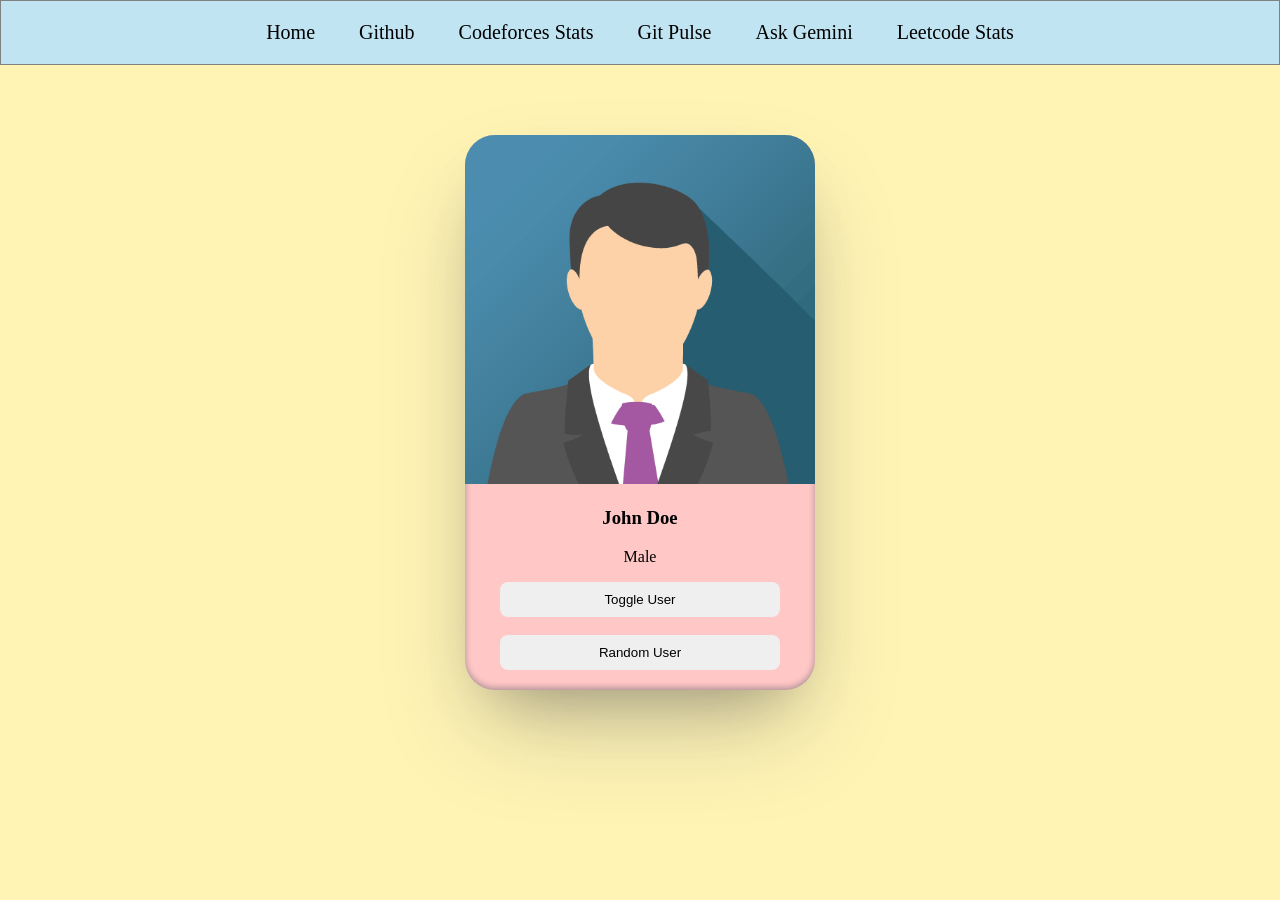
<file: target/classes/static/index.html>
<!DOCTYPE html>
<html lang="en">
<head>
    <meta charset="UTF-8">
    <meta name="viewport" content="width=device-width, initial-scale=1.0">
    <title>Auto Suggest</title>
    <link rel="stylesheet" href="index.css">
</head>
<body>
     <div class="navbar">
        <a href="">Home</a>
        <a href="https://github.com/">Github</a>
        <a href="codeforces-stats.html" target="_blank">Codeforces Stats</a>
        <a href="gitpulse.html" target="_blank">Git Pulse</a>
        <a href="ask-gemini.html" target="_blank">Ask Gemini</a>
        <a href="leetcode-stats.html" target="_blank">Leetcode Stats</a>
     </div>

     <div class="card">
        <img id="user-image" src="john.png" alt="image not found">
        <h3 id="user-name">John Doe</h3>
        <p id="user-gender">Male</p>
        <button onclick="toggleUser()">Toggle User</button>
        <br><br>
        <button onclick="randomUser()">Random User</button>
     </div>

    <script src="index.js"></script>
</body>
</html>
</file>
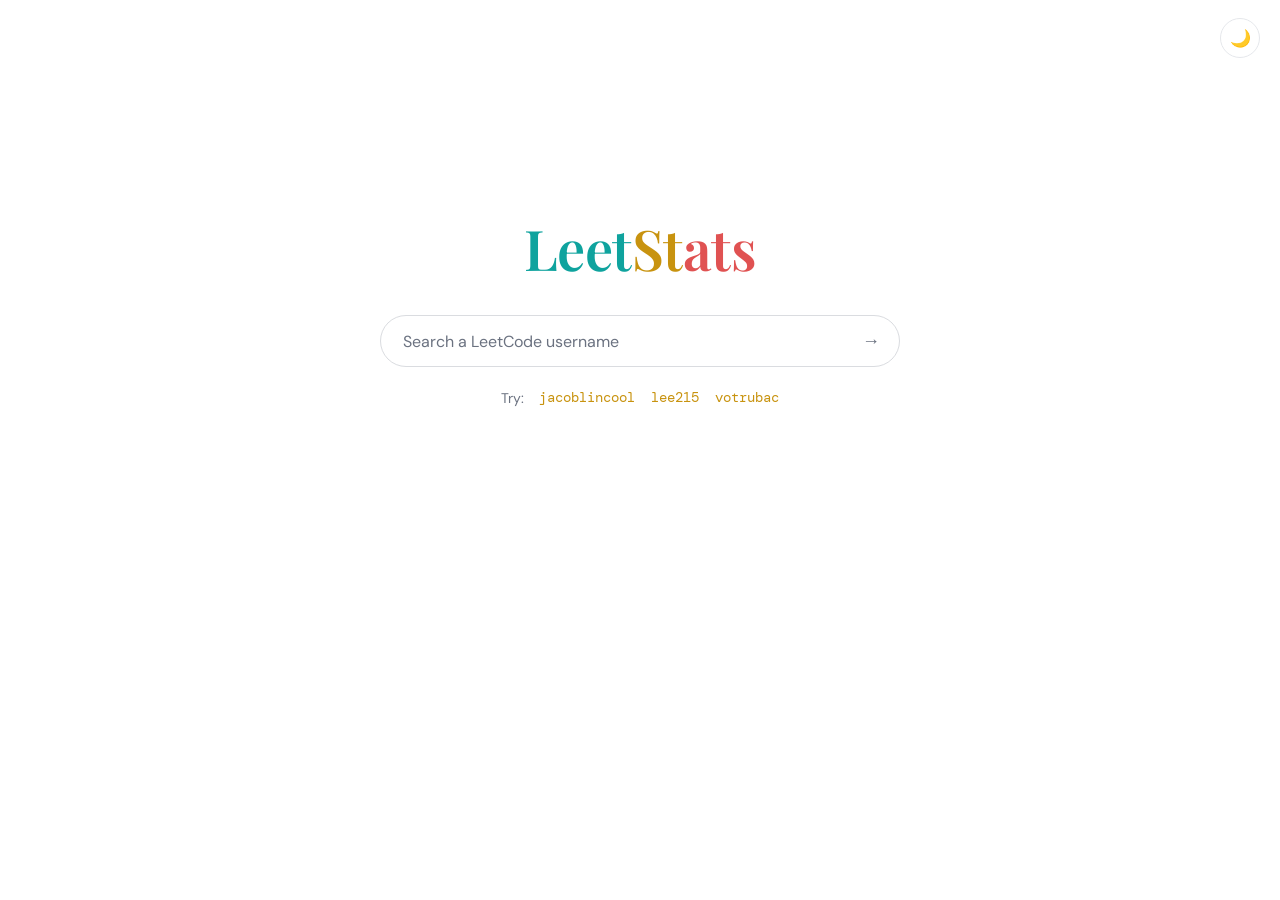
<file: target/classes/static/leetcode-stats.html>
<!DOCTYPE html>
<html lang="en" data-theme="light">
<head>
<meta charset="UTF-8">
<meta name="viewport" content="width=device-width, initial-scale=1.0">
<title>LeetStats</title>
<link rel="preconnect" href="https://fonts.googleapis.com">
<link rel="preconnect" href="https://fonts.gstatic.com" crossorigin>
<link href="https://fonts.googleapis.com/css2?family=Playfair+Display:wght@600&family=DM+Sans:wght@400;500;700&family=DM+Mono:wght@400;500&display=swap" rel="stylesheet">
<style>
  :root, [data-theme="light"] {
    --bg: #ffffff;
    --text: #1f2328;
    --muted: #6b7280;
    --line: #e5e7eb;
    --surface: #ffffff;
    --input-border: #dadce0;
    --input-shadow: rgba(32, 33, 36, 0.12);
    --track: #f0f1f3;
    --easy: #0fa39e;
    --medium: #c8930f;
    --hard: #e05252;
    --accent: #c8930f;
    --card-shadow: 0 1px 3px rgba(32, 33, 36, 0.08), 0 8px 28px rgba(32, 33, 36, 0.06);
  }
  [data-theme="dark"] {
    --bg: #0a0b0d;
    --text: #e9e7e2;
    --muted: #8b8f98;
    --line: rgba(255, 255, 255, 0.09);
    --surface: #121418;
    --input-border: rgba(255, 255, 255, 0.14);
    --input-shadow: rgba(0, 0, 0, 0.5);
    --track: rgba(255, 255, 255, 0.08);
    --easy: #3ddad7;
    --medium: #e3b341;
    --hard: #ff6b6b;
    --accent: #e3b341;
    --card-shadow: 0 20px 50px rgba(0, 0, 0, 0.45);
  }

  * { margin: 0; padding: 0; box-sizing: border-box; }

  html, body { height: 100%; }

  body {
    background: var(--bg);
    color: var(--text);
    font-family: "DM Sans", system-ui, sans-serif;
    display: flex;
    flex-direction: column;
    align-items: center;
    transition: background 0.25s, color 0.25s;
  }

  /* theme toggle, top right */
  .theme-toggle {
    position: fixed;
    top: 18px;
    right: 20px;
    width: 40px;
    height: 40px;
    border-radius: 50%;
    border: 1px solid var(--line);
    background: var(--surface);
    color: var(--text);
    font-size: 17px;
    cursor: pointer;
    display: flex;
    align-items: center;
    justify-content: center;
    transition: background 0.25s, border-color 0.25s, transform 0.15s;
    z-index: 10;
  }
  .theme-toggle:hover { transform: scale(1.06); }
  .theme-toggle:focus-visible { outline: 2px solid var(--accent); outline-offset: 2px; }

  main {
    width: 100%;
    max-width: 640px;
    padding: 0 24px 64px;
    display: flex;
    flex-direction: column;
    align-items: center;
    /* Google-style: sits a bit above vertical center when idle */
    margin-top: clamp(96px, 24vh, 210px);
    transition: margin-top 0.45s cubic-bezier(0.3, 0.8, 0.3, 1);
  }
  body.has-result main { margin-top: 72px; }

  .wordmark {
    font-family: "Playfair Display", serif;
    font-weight: 600;
    font-size: clamp(40px, 8vw, 56px);
    letter-spacing: -0.01em;
    margin-bottom: 30px;
    user-select: none;
  }
  .wordmark .l { color: var(--easy); }
  .wordmark .e { color: var(--medium); }
  .wordmark .t { color: var(--hard); }

  /* search */
  .search {
    width: 100%;
    max-width: 520px;
    display: flex;
    align-items: center;
    gap: 12px;
    background: var(--surface);
    border: 1px solid var(--input-border);
    border-radius: 999px;
    padding: 0 8px 0 22px;
    height: 52px;
    transition: box-shadow 0.2s, border-color 0.2s, background 0.25s;
  }
  .search:focus-within {
    box-shadow: 0 2px 10px var(--input-shadow);
    border-color: transparent;
  }
  [data-theme="dark"] .search:focus-within { border-color: var(--accent); box-shadow: none; }

  .search input {
    flex: 1;
    min-width: 0;
    border: none;
    outline: none;
    background: transparent;
    color: var(--text);
    font-family: "DM Mono", monospace;
    font-size: 16px;
  }
  .search input::placeholder { color: var(--muted); font-family: "DM Sans", sans-serif; }

  .search button {
    border: none;
    background: transparent;
    color: var(--muted);
    font-size: 18px;
    width: 40px;
    height: 40px;
    border-radius: 50%;
    cursor: pointer;
    display: flex;
    align-items: center;
    justify-content: center;
    transition: color 0.15s, background 0.15s;
  }
  .search button:hover { color: var(--accent); background: var(--track); }
  .search button:focus-visible { outline: 2px solid var(--accent); outline-offset: 1px; }
  .search button:disabled { opacity: 0.45; cursor: wait; }

  .try {
    margin-top: 20px;
    font-size: 14px;
    color: var(--muted);
    display: flex;
    gap: 14px;
    align-items: center;
    flex-wrap: wrap;
    justify-content: center;
  }
  .try button {
    background: none;
    border: none;
    padding: 2px 1px;
    color: var(--accent);
    font-family: "DM Mono", monospace;
    font-size: 13.5px;
    cursor: pointer;
    border-bottom: 1px dashed transparent;
    transition: border-color 0.15s;
  }
  .try button:hover { border-bottom-color: var(--accent); }
  .try button:focus-visible { outline: 2px solid var(--accent); outline-offset: 2px; }

  /* states */
  .loader {
    margin-top: 52px;
    width: 34px; height: 34px;
    border: 3px solid var(--track);
    border-top-color: var(--accent);
    border-radius: 50%;
    animation: spin 0.8s linear infinite;
  }
  @keyframes spin { to { transform: rotate(360deg); } }

  .error {
    margin-top: 44px;
    text-align: center;
    color: var(--muted);
    font-size: 14.5px;
    line-height: 1.6;
    max-width: 420px;
  }
  .error b { color: var(--hard); font-weight: 700; display: block; margin-bottom: 4px; }

  /* card */
  .card {
    width: 100%;
    margin-top: 44px;
    background: var(--surface);
    border: 1px solid var(--line);
    border-radius: 18px;
    padding: 30px 34px;
    box-shadow: var(--card-shadow);
    animation: rise 0.45s cubic-bezier(0.2, 0.7, 0.3, 1) both;
    transition: background 0.25s, border-color 0.25s;
  }
  @keyframes rise {
    from { opacity: 0; transform: translateY(14px); }
    to   { opacity: 1; transform: translateY(0); }
  }

  .card-head {
    display: flex;
    justify-content: space-between;
    align-items: baseline;
    gap: 10px;
    flex-wrap: wrap;
    margin-bottom: 26px;
  }
  .card-head a {
    font-family: "Playfair Display", serif;
    font-size: 23px;
    font-weight: 600;
    color: var(--text);
    text-decoration: none;
  }
  .card-head a:hover { color: var(--accent); }
  .card-head .rank {
    font-family: "DM Mono", monospace;
    font-size: 13px;
    color: var(--muted);
  }
  .card-head .rank b { color: var(--accent); font-weight: 500; }

  .card-body {
    display: grid;
    grid-template-columns: 168px 1fr;
    gap: 34px;
    align-items: center;
  }

  .ring-wrap { position: relative; width: 168px; height: 168px; margin: 0 auto; }
  .ring-wrap svg { transform: rotate(-90deg); display: block; }
  .ring-track { fill: none; stroke: var(--track); stroke-width: 9; }
  .ring-fill {
    fill: none;
    stroke: var(--accent);
    stroke-width: 9;
    stroke-linecap: round;
    transition: stroke-dashoffset 1.1s cubic-bezier(0.3, 0.8, 0.3, 1), stroke 0.25s;
  }
  .ring-center {
    position: absolute; inset: 0;
    display: flex; flex-direction: column;
    align-items: center; justify-content: center;
  }
  .ring-center .big {
    font-family: "DM Mono", monospace;
    font-size: 36px;
    line-height: 1;
  }
  .ring-center .small {
    color: var(--muted);
    font-size: 11.5px;
    margin-top: 6px;
    letter-spacing: 0.06em;
    text-transform: uppercase;
  }

  .bars { display: flex; flex-direction: column; gap: 18px; }
  .bar-top {
    display: flex;
    justify-content: space-between;
    align-items: baseline;
    margin-bottom: 7px;
  }
  .bar-top .label {
    font-size: 12.5px;
    font-weight: 700;
    letter-spacing: 0.09em;
    text-transform: uppercase;
  }
  .bar-top .nums {
    font-family: "DM Mono", monospace;
    font-size: 13px;
    color: var(--muted);
  }
  .bar-top .nums b { color: var(--text); font-weight: 500; }
  .bar-track { height: 7px; border-radius: 99px; background: var(--track); overflow: hidden; }
  .bar-fill { height: 100%; width: 0; border-radius: 99px; transition: width 1.1s cubic-bezier(0.3, 0.8, 0.3, 1); }
  .easy   .label { color: var(--easy); }   .easy   .bar-fill { background: var(--easy); }
  .medium .label { color: var(--medium); } .medium .bar-fill { background: var(--medium); }
  .hard   .label { color: var(--hard); }   .hard   .bar-fill { background: var(--hard); }

  .hidden { display: none !important; }

  @media (max-width: 540px) {
    .card { padding: 24px 20px; }
    .card-body { grid-template-columns: 1fr; gap: 26px; }
  }

  @media (prefers-reduced-motion: reduce) {
    * { animation: none !important; transition: none !important; }
  }
</style>
</head>
<body>
  <button class="theme-toggle" id="theme-toggle" aria-label="Switch theme" title="Switch theme">🌙</button>

  <main>
    <h1 class="wordmark"><span class="l">Leet</span><span class="e">St</span><span class="t">ats</span></h1>

    <div class="search">
      <input id="username" type="text" placeholder="Search a LeetCode username" autocomplete="off" spellcheck="false" aria-label="LeetCode username">
      <button id="go" aria-label="Fetch stats" title="Fetch stats">→</button>
    </div>

    <div class="try">
      <span>Try:</span>
      <button data-u="jacoblincool">jacoblincool</button>
      <button data-u="lee215">lee215</button>
      <button data-u="votrubac">votrubac</button>
    </div>

    <div id="loading" class="loader hidden" role="status" aria-label="Loading"></div>

    <div id="error" class="error hidden" role="alert">
      <b>Couldn't fetch that profile</b>
      <span id="error-msg"></span>
    </div>

    <section id="card" class="card hidden" aria-live="polite">
      <div class="card-head">
        <a id="profile-link" href="#" target="_blank" rel="noopener"></a>
        <span class="rank">Rank <b id="ranking">—</b></span>
      </div>
      <div class="card-body">
        <div class="ring-wrap">
          <svg width="168" height="168" viewBox="0 0 168 168" aria-hidden="true">
            <circle class="ring-track" cx="84" cy="84" r="74"></circle>
            <circle class="ring-fill" id="ring" cx="84" cy="84" r="74"></circle>
          </svg>
          <div class="ring-center">
            <div class="big" id="total-solved">0</div>
            <div class="small" id="total-label">solved</div>
          </div>
        </div>
        <div class="bars">
          <div class="bar-row easy">
            <div class="bar-top"><span class="label">Easy</span>
              <span class="nums"><b id="easy-solved">0</b> / <span id="easy-total">0</span></span></div>
            <div class="bar-track"><div class="bar-fill" id="easy-bar"></div></div>
          </div>
          <div class="bar-row medium">
            <div class="bar-top"><span class="label">Medium</span>
              <span class="nums"><b id="medium-solved">0</b> / <span id="medium-total">0</span></span></div>
            <div class="bar-track"><div class="bar-fill" id="medium-bar"></div></div>
          </div>
          <div class="bar-row hard">
            <div class="bar-top"><span class="label">Hard</span>
              <span class="nums"><b id="hard-solved">0</b> / <span id="hard-total">0</span></span></div>
            <div class="bar-track"><div class="bar-fill" id="hard-bar"></div></div>
          </div>
        </div>
      </div>
    </section>
  </main>

<script>
(function () {
  "use strict";

  /* ---------- theme ---------- */
  var root = document.documentElement;
  var toggle = document.getElementById("theme-toggle");
  var prefersDark = window.matchMedia("(prefers-color-scheme: dark)").matches;
  setTheme(prefersDark ? "dark" : "light");

  function setTheme(t) {
    root.setAttribute("data-theme", t);
    toggle.textContent = t === "dark" ? "☀️" : "🌙";
  }
  toggle.addEventListener("click", function () {
    setTheme(root.getAttribute("data-theme") === "dark" ? "light" : "dark");
  });

  /* ---------- elements ---------- */
  var input = document.getElementById("username");
  var goBtn = document.getElementById("go");
  var loadingEl = document.getElementById("loading");
  var errorEl = document.getElementById("error");
  var errorMsg = document.getElementById("error-msg");
  var cardEl = document.getElementById("card");

  var RING_R = 74;
  var RING_C = 2 * Math.PI * RING_R;
  var ring = document.getElementById("ring");
  ring.setAttribute("stroke-dasharray", RING_C);
  ring.setAttribute("stroke-dashoffset", RING_C);

  /* ---------- data sources (tried in order) ---------- */
  var SOURCES = [
    {
      url: function (u) { return "https://leetcode-api-faisalshohag.vercel.app/" + encodeURIComponent(u); },
      parse: function (d) {
        if (!d || d.errors || d.totalSolved === undefined) return null;
        return pick(d);
      }
    },
    {
      url: function (u) { return "https://alfa-leetcode-api.onrender.com/userProfile/" + encodeURIComponent(u); },
      parse: function (d) {
        if (!d || d.errors || d.totalSolved === undefined) return null;
        return pick(d);
      }
    },
    {
      url: function (u) { return "https://leetcode-stats-api.herokuapp.com/" + encodeURIComponent(u); },
      parse: function (d) {
        if (!d || d.status !== "success") return null;
        return pick(d);
      }
    }
  ];

  function pick(d) {
    return {
      totalSolved: d.totalSolved, totalQuestions: d.totalQuestions,
      easySolved: d.easySolved, totalEasy: d.totalEasy,
      mediumSolved: d.mediumSolved, totalMedium: d.totalMedium,
      hardSolved: d.hardSolved, totalHard: d.totalHard,
      ranking: d.ranking
    };
  }

  function fetchWithTimeout(url, ms) {
    var ctrl = new AbortController();
    var t = setTimeout(function () { ctrl.abort(); }, ms);
    return fetch(url, { signal: ctrl.signal })
      .then(function (r) { return r.json(); })
      .finally(function () { clearTimeout(t); });
  }

  function fetchStats(username) {
    var i = 0;
    function tryNext() {
      if (i >= SOURCES.length) return Promise.reject(new Error("all sources failed"));
      var src = SOURCES[i++];
      return fetchWithTimeout(src.url(username), 12000)
        .then(function (json) {
          var parsed = src.parse(json);
          return parsed || tryNext();
        })
        .catch(function () { return tryNext(); });
    }
    return tryNext();
  }

  /* ---------- rendering ---------- */
  function fmt(n) {
    if (n === null || n === undefined || isNaN(n)) return "—";
    return Number(n).toLocaleString("en-US");
  }

  function countUp(el, target, ms) {
    var reduce = window.matchMedia("(prefers-reduced-motion: reduce)").matches;
    if (reduce || !target) { el.textContent = fmt(target || 0); return; }
    var start = performance.now();
    (function step(now) {
      var p = Math.min(((now || performance.now()) - start) / ms, 1);
      var eased = 1 - Math.pow(1 - p, 3);
      el.textContent = fmt(Math.round(target * eased));
      if (p < 1) requestAnimationFrame(step);
    })();
  }

  function setBar(id, solved, total) {
    var pct = total > 0 ? (solved / total) * 100 : 0;
    document.getElementById(id).style.width = Math.max(pct, solved > 0 ? 2 : 0) + "%";
  }

  function render(username, s) {
    var link = document.getElementById("profile-link");
    link.textContent = username;
    link.href = "https://leetcode.com/u/" + encodeURIComponent(username) + "/";

    document.getElementById("ranking").textContent = "#" + fmt(s.ranking);
    document.getElementById("total-label").textContent = "of " + fmt(s.totalQuestions);
    document.getElementById("easy-solved").textContent = fmt(s.easySolved);
    document.getElementById("easy-total").textContent = fmt(s.totalEasy);
    document.getElementById("medium-solved").textContent = fmt(s.mediumSolved);
    document.getElementById("medium-total").textContent = fmt(s.totalMedium);
    document.getElementById("hard-solved").textContent = fmt(s.hardSolved);
    document.getElementById("hard-total").textContent = fmt(s.totalHard);

    document.body.classList.add("has-result");
    cardEl.classList.remove("hidden");

    requestAnimationFrame(function () {
      requestAnimationFrame(function () {
        countUp(document.getElementById("total-solved"), s.totalSolved, 1100);
        var pct = s.totalQuestions > 0 ? s.totalSolved / s.totalQuestions : 0;
        ring.setAttribute("stroke-dashoffset", RING_C * (1 - pct));
        setBar("easy-bar", s.easySolved, s.totalEasy);
        setBar("medium-bar", s.mediumSolved, s.totalMedium);
        setBar("hard-bar", s.hardSolved, s.totalHard);
      });
    });
  }

  function resetCard() {
    ring.setAttribute("stroke-dashoffset", RING_C);
    ["easy-bar", "medium-bar", "hard-bar"].forEach(function (id) {
      document.getElementById(id).style.width = "0";
    });
    document.getElementById("total-solved").textContent = "0";
  }

  /* ---------- flow ---------- */
  var busy = false;

  function lookup(username) {
    username = (username || "").trim();
    if (!username || busy) return;
    busy = true;

    input.value = username;
    goBtn.disabled = true;
    errorEl.classList.add("hidden");
    cardEl.classList.add("hidden");
    resetCard();
    loadingEl.classList.remove("hidden");

    fetchStats(username)
      .then(function (stats) {
        loadingEl.classList.add("hidden");
        render(username, stats);
      })
      .catch(function () {
        loadingEl.classList.add("hidden");
        errorMsg.textContent = 'No stats found for "' + username +
          '". Check the spelling, or the public stats APIs may be briefly busy — try again in a moment.';
        errorEl.classList.remove("hidden");
      })
      .finally(function () {
        goBtn.disabled = false;
        busy = false;
      });
  }

  goBtn.addEventListener("click", function () { lookup(input.value); });
  input.addEventListener("keydown", function (e) { if (e.key === "Enter") lookup(input.value); });
  document.querySelectorAll(".try button").forEach(function (b) {
    b.addEventListener("click", function () { lookup(b.dataset.u); });
  });
})();
</script>
</body>
</html>
</file>
<file: target/classes/static/index.css>
body{
    margin: 0px;
    background-color: rgb(255, 244, 180);
}

h1 {
    color: red;
}

.navbar{
    border-style: solid;
    border-width: 1px;
    border-color: gray;
    padding: 20px;
    text-align: center;
    background-color: rgba(179, 225, 255, 0.829);
}

.navbar a{
    padding: 20px;
    text-decoration: none;
    color: black;
    font-size: 20px;
}
 .navbar a:hover{
    color: rgba(255, 179, 206, 0.687);
    background-color: rgba(255, 179, 206, 0.687);                                                                                                                                                                                                                                                                                                                                                                                                                                                                                                                                                                                                                                                                                                                                                                           
 }

 .card{
    border: 1px solid burgundy;
    width: 350px;
    border-radius: 30px;
    text-align: center;
    margin-top: 70px;
    overflow: hidden;
    margin-left: auto;
    margin-right: auto;
    padding-bottom: 20px;
    background-color:rgba(255, 179, 206, 0.687);
    box-shadow: rgba(50, 50, 93, 0.25) 0px 50px 100px -20px, rgba(0, 0, 0, 0.3) 0px 30px 60px -30px, rgba(10, 37, 64, 0.35) 0px -2px 6px 0px inset;
 }
 
 .card img{
    width: 100%;
 }

 .card button{
    border-style: none;
    padding: 10px;
    width: 80%;
    border-radius: 8px;
 }
</file>
